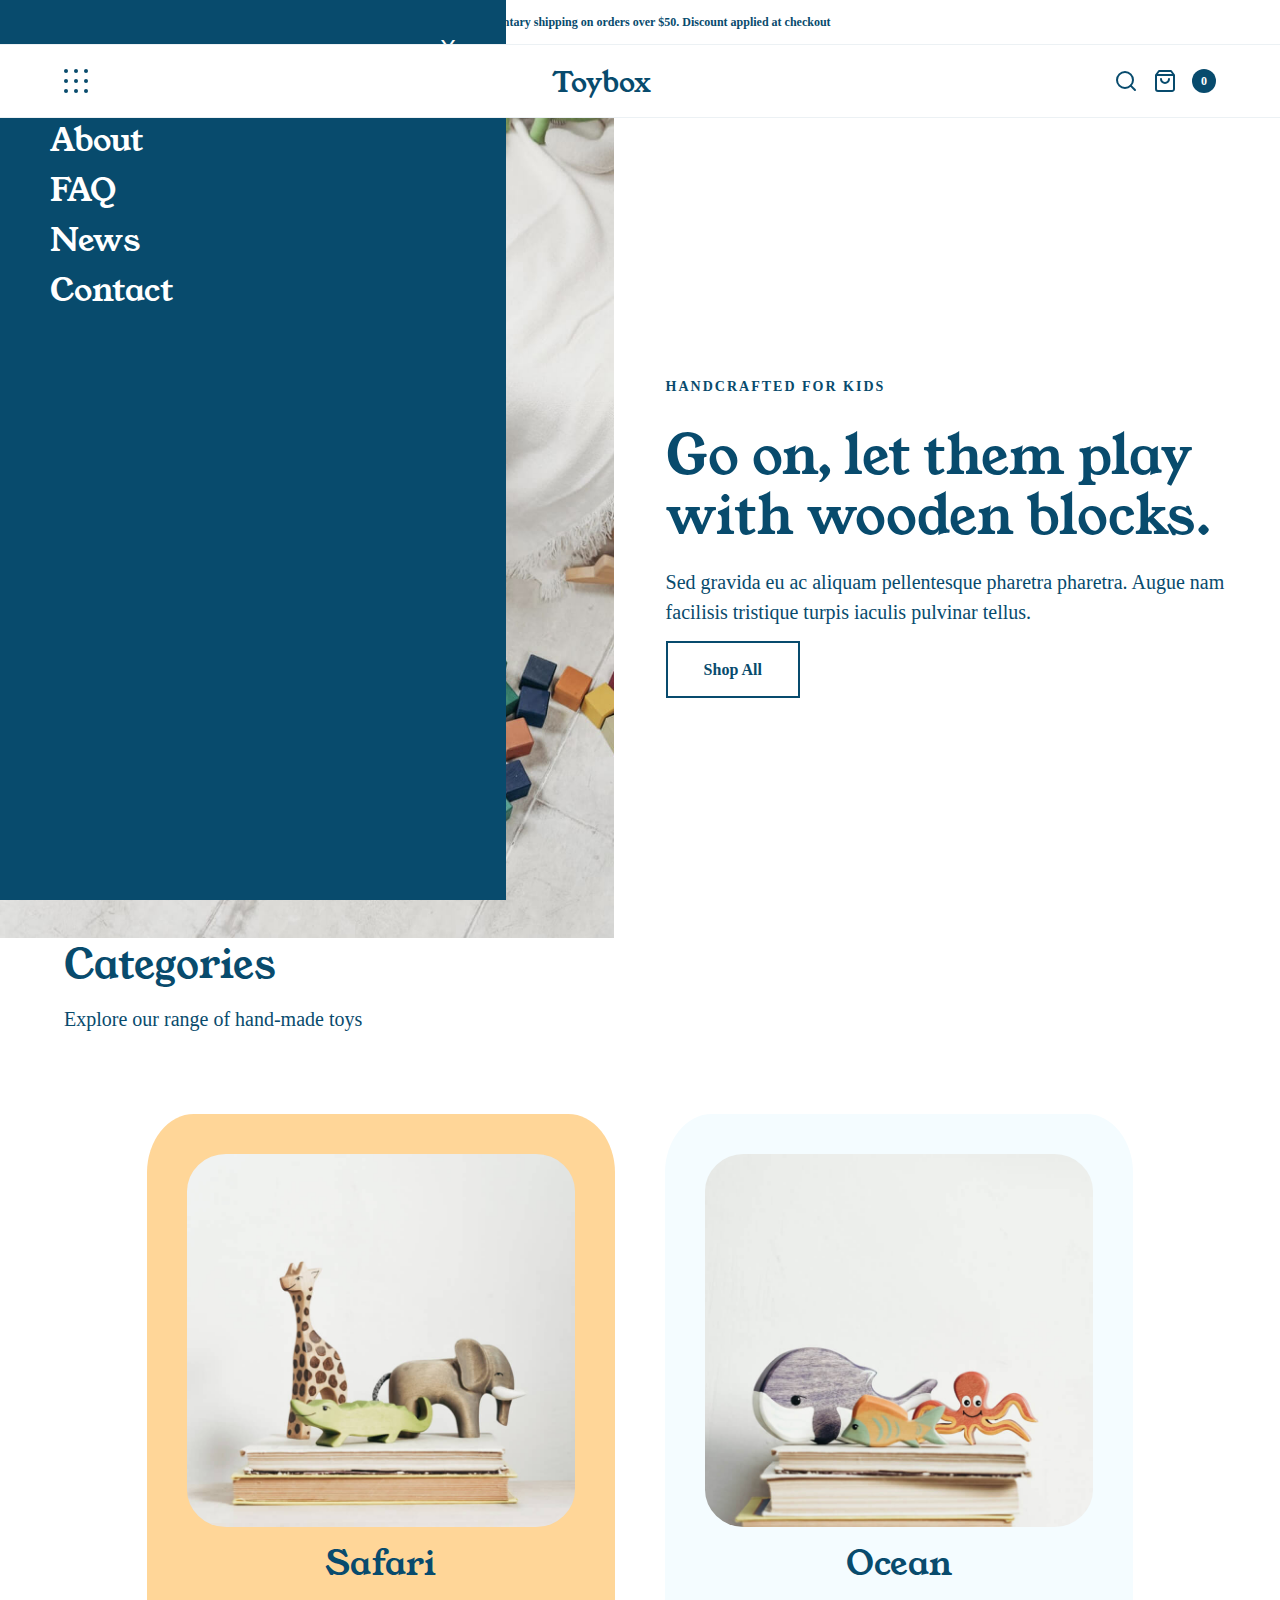
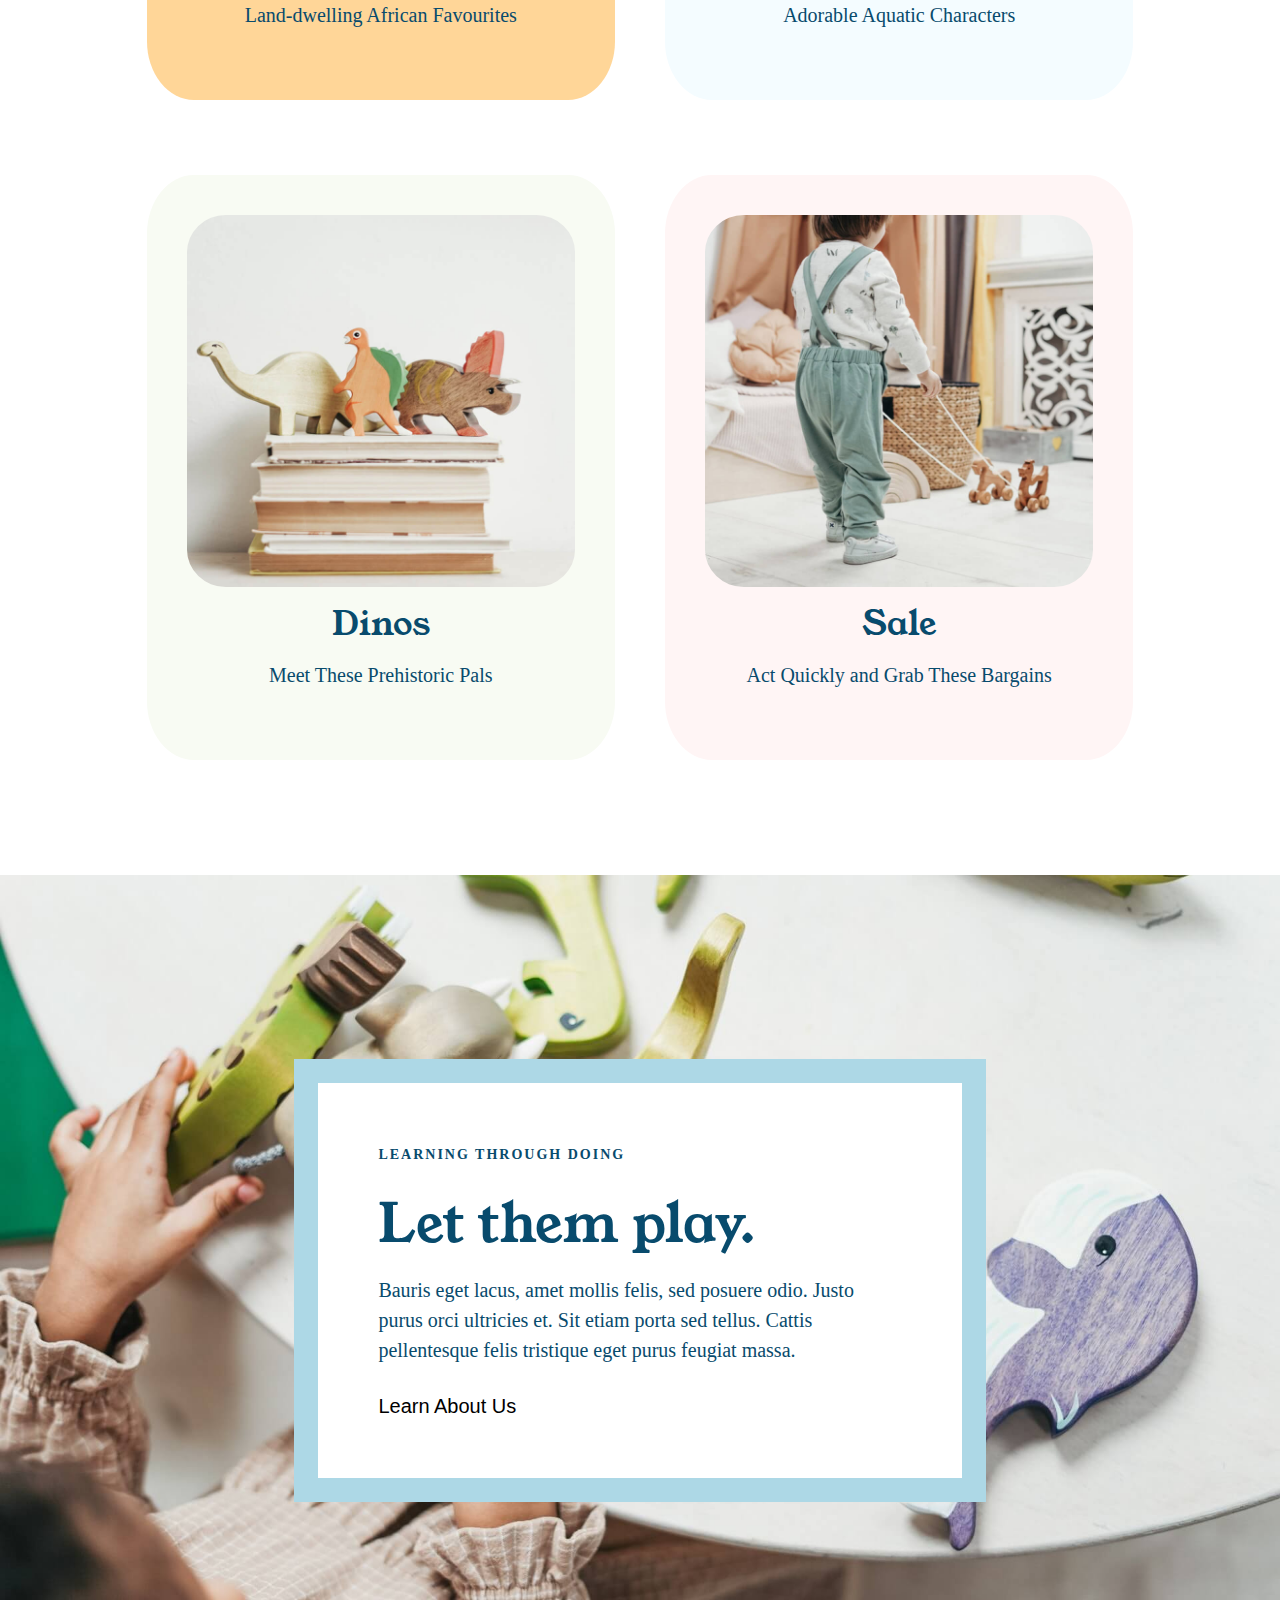
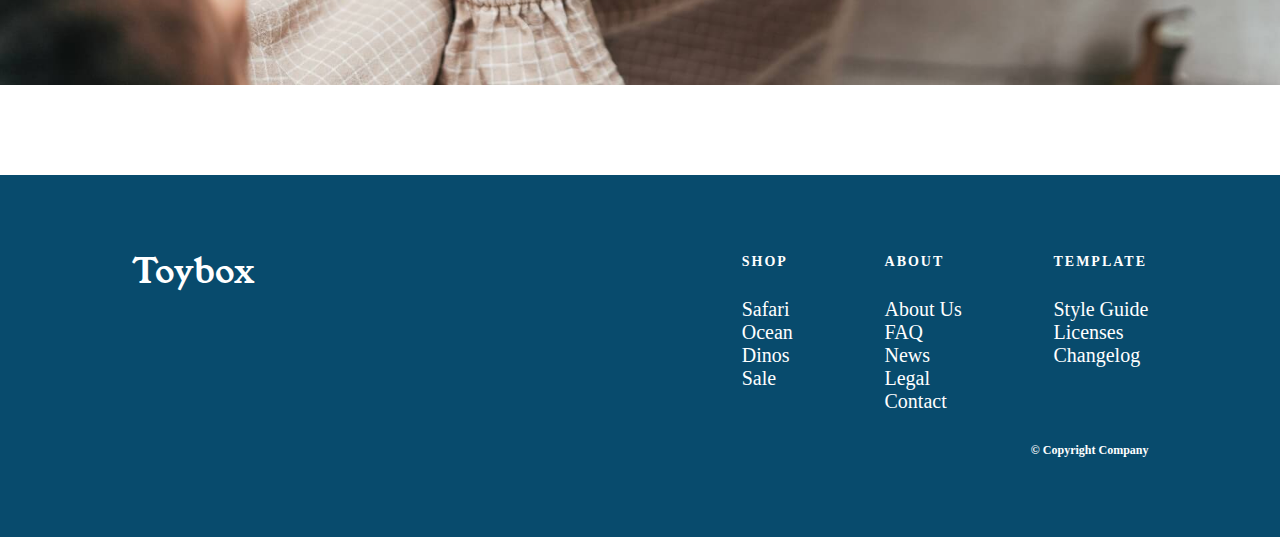
<file: index.html>
<!DOCTYPE html>
<html lang="en">
<head>
	<meta charset="UTF-8">
	<meta http-equiv="X-UA-Compatible" content="IE=edge">
	<meta name="viewport" content="width=device-width, initial-scale=1.0">
	<link rel="stylesheet" href="./styles/styles.css">
	<title>STARTER - Toybox Homepage</title>
</head>
<body>

	<a href="#" class="skip-link">Skip to main content.</a>

	<!-- Announcement -->
	<div class="announcements">
		<div class="wrapper">
			<p class="smallCopy">Complimentary shipping on orders over $50. Discount applied at checkout</p>
		</div>
	</div>

	<nav class="navBar">
		<div class="wrapper">
			<input type=checkbox id="openSideMenu">
			<label for="openSideMenu" class="menuButton">
				<img src="./assets/menu-button.svg" alt="Menu Button">
			</label>
		  <a href="#" class="logo">
			<h1>Toybox</h1>
		  </a>

		  <div class="searchCart">
			<button class="menuIcon">
			  <img src="./assets/search.svg" alt="search icon" class="searchIcon">
			</button>
			
			<a href="#" class="bag">
			  <img src="./assets/shop-bag.svg" alt="shopping bag icon" class="bagIcon">
			</a>
			<div class="counter">
			  <p class="smallCopy">0</p>
			</div> <!-- .counter END -->
		  </div> <!-- .searchCart END -->
		</div> <!-- .wrapper END -->
	  </nav> <!-- .navBar END -->

	  <!-- .wrapper END -->

	<div class="slideOutNav">
		<div class="buttonContainer">
			<button class="menuClose">X</button>
		</div>
		<nav>
		<ul class="mainMenu">
			<li><a href="#">Shop</a></li>
			<li><a href="#">About</a></li>
			<li><a href="#">FAQ</a></li>
			<li><a href="#">News</a></li>
			<li><a href="#">Contact</a></li>
		</ul>
		</nav>
	</div>

	<header>
		<div class="wrapper">
		<div class="headerImgContainer">
		  <img src="./assets/header-image.jpg" alt="A child in overalls playing with colourful wooden blocks on the floor">
		</div>
		<div class="headerContent">
		  <div class="contentContainer">
			<h5>Handcrafted for kids</h5>
			<h3>Go on, let them play with wooden blocks.</h3>
			<p>Sed gravida eu ac aliquam pellentesque pharetra pharetra. Augue nam facilisis tristique turpis iaculis pulvinar tellus.</p>
			<a class="button">Shop All</a>
		  </div>
		</div>
		</div>
	  </header>
	
	  <section class="categories" id="categories">
		<div class="wrapper">
		  <h2>Categories</h2>
		  <p>Explore our range of hand-made toys</p>
		  <div class="categoryGallery">
		  <ul class="categoryList">
			<li class="items itemOne">
			  <a href="">
				<img src="./assets/safari-trio.jpg" alt="Hand-carved safari animal toys">
				<h4>Safari</h4>
				<p>Land-dwelling African Favourites</p>
			  </a>
			</li>
			<li class="items itemTwo">
			  <a href="">
				<img src="./assets/ocean-trio.jpg" alt="A collection of ocean-themed animal toys">
				<h4>Ocean</h4>
				<p>Adorable Aquatic Characters</p>
			  </a>
			 </li>
			 <li class="items itemThree">
			   <a href="">
				 <img src="./assets/dino-trio.jpg" alt="Hand-carved dinosaur toys for kids">
				 <h4>Dinos</h4>
				 <p>Meet These Prehistoric Pals</p>
			   </a>
			 </li>
			 <li class="items itemFour">
			   <a href="">
				 <img src="./assets/sale.jpg" alt="A toddler pulling two wooden animals on wheels">
				 <h4>Sale</h4>
				 <p>Act Quickly and Grab These Bargains</p>
			   </a>
			 </li>
		   </ul> <!-- .categoryGallery END-->
		</div>
		 </div> <!-- .wrapper END-->
	  </section> <!-- .categories END-->

	 
	<section class="play" id="play">
		<div class="wrapper">
			<div class="playContainer">
				<h5>Learning Through Doing</h5>
				<h3>Let them play.</h3>
				<p>Bauris eget lacus, amet mollis felis, sed posuere odio. Justo purus orci ultricies et. Sit etiam porta sed tellus. Cattis pellentesque felis tristique eget purus feugiat massa.</p>
				<button class="solid">Learn About Us</button>
			</div>
		</div>
	</section> 

	<footer id="footer">
		<div class="wrapper">
		  <div class="footerFlexContainer">
			<a href="" class="footerLogo">
			  <h4>Toybox</h4>
			</a>
			<div class="footerNav">
			  <nav>
				<ul class="footerShop">
				  <li>
					<h5>Shop</h5>
				  </li>
				  <li>
					<a href="">Safari</a>
				  </li>
				  <li>
					<a href="">Ocean</a>
				  </li>
				  <li>
					<a href="">Dinos</a>
				  </li>
				  <li>
					<a href="">Sale</a>
				  </li>
				</ul>
				<ul class="footerAbout">
				  <li>
					<h5>About</h5>
				  </li>
				  <li>
					<a href="">About Us</a>
				  </li>
				  <li>
					<a href="">FAQ</a>
				  </li>
				  <li>
					<a href="">News</a>
				  </li>
				  <li>
					<a href="">Legal</a>
				  </li>
				  <li>
					<a href="./contact.html">Contact</a>
				  </li>
				</ul>
				<ul class="footerTemp">
				  <li>
					<h5>Template</h5>
				  </li>
				  <li>
					<a href="">Style Guide</a>
				  </li>
				  <li>
					<a href="">Licenses</a>
				  </li>
				  <li>
					<a href="">Changelog</a>
				  </li>
				</ul>
			  </nav>
			</div> <!-- .footerNav END -->
		  </div> <!-- .footerFlexContainer END-->
		  <div class="social">
			<div class="soscialIcons">
				<a href="#">
					<i class="twitter" aria-hidden="true"></i>
					<span class="sr-only">Link to Twitter</span>
				</a>
				<a href="#">
					<i class="pinterest" aria-hidden="true"></i>
					<span class="sr-only">Link to Pinterest</span>
				</a>
				<a href="#">
					<i class="insta" aria-hidden="true"></i>
					<span class="sr-only">Link to Instagram</span>
				</a>
				<a href="#">
					<i class="facebook" aria-hidden="true"></i>
					<span class="sr-only">Link to Facebook</span>
				</a>
			</div>
			<div class="copyright">
				<p class="smallCopy">© Copyright Company</p>
			</div>
		</div>
		</div> <!-- .wrapper END-->
	  </footer>


</body>
</html>
</file>
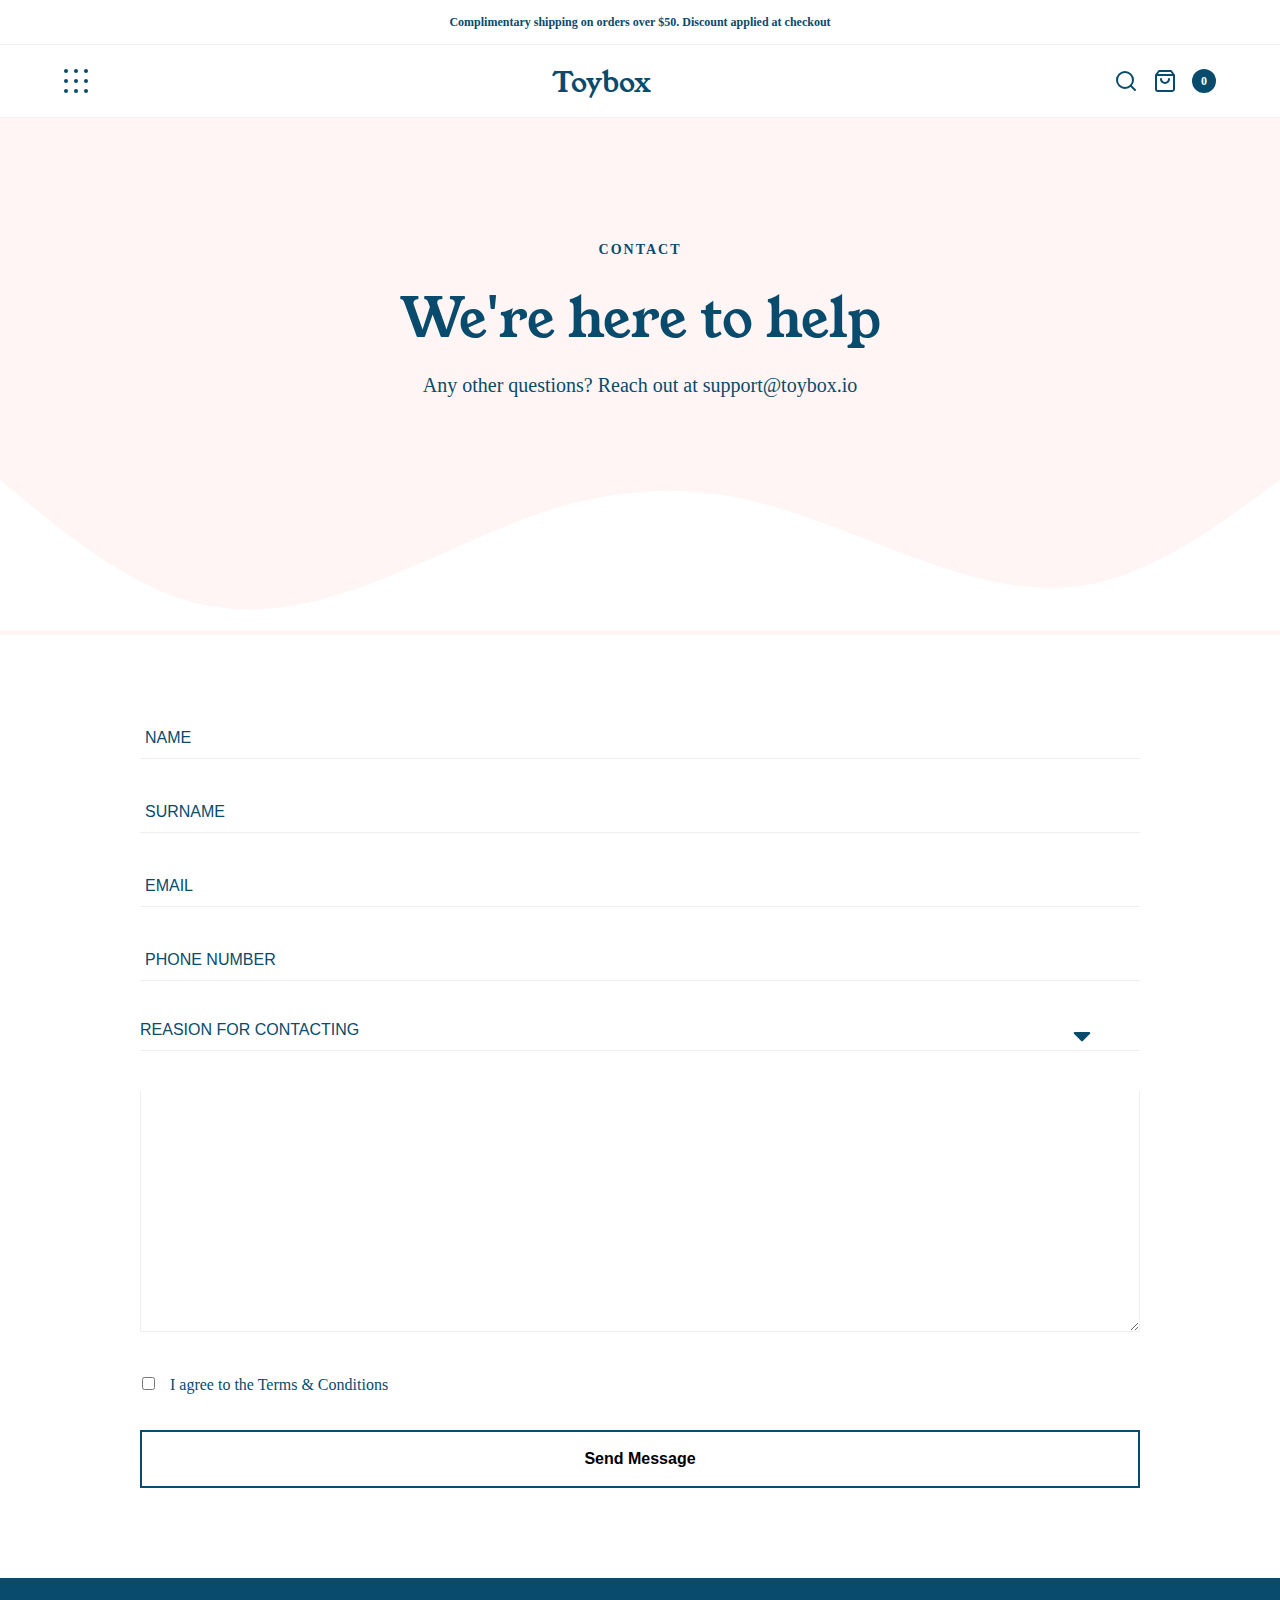
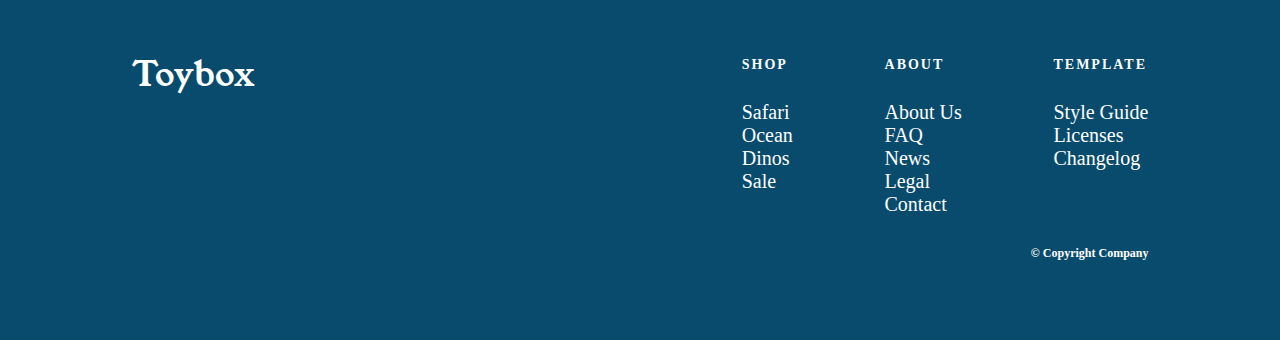
<file: contact.html>
<!DOCTYPE html>
<html lang="en">
<head>
    <meta charset="UTF-8">
    <meta http-equiv="X-UA-Compatible" content="IE=edge">
    <meta name="viewport" content="width=device-width, initial-scale=1.0">
    <link rel="stylesheet" href="./styles/styles.css">
    <title>Contact</title>
</head>
<body>
    <a href="#mainContent" class="skip-link">Skip to main content.</a>

	<!-- Announcement -->
	<div class="announcements">
		<div class="wrapper">
			<p class="smallCopy">Complimentary shipping on orders over $50. Discount applied at checkout</p>
		</div>
	</div>

	<nav class="navBar">
		<div class="wrapper">
			<input type=checkbox id="openSideMenu">
			<label for="openSideMenu" class="menuButton">
				<img src="./assets/menu-button.svg" alt="Menu Button">
			</label>
		  <a href="./index.html" class="logo">
			<h1>Toybox</h1>
		  </a>

		  <div class="searchCart">
			<button class="menuIcon">
			  <img src="./assets/search.svg" alt="search icon" class="searchIcon">
			</button>
			
			<a href="#" class="bag">
			  <img src="./assets/shop-bag.svg" alt="shopping bag icon" class="bagIcon">
			</a>
			<div class="counter">
			  <p class="smallCopy">0</p>
			</div> <!-- .counter END -->
		  </div> <!-- .searchCart END -->
		</div> <!-- .wrapper END -->
	  </nav> <!-- .navBar END -->

      <!-- Header -->

      <header class="contactHeader">
        <div class="wrapper">
            <h5>Contact</h5>
            <h3>We're here to help</h3>
            <p>Any other questions? Reach out at <a href="mailto:support@toybox.io">support@toybox.io</a></p>
        </div>
      </header>

    <main class="contact contact10 mainContent" id="main">
        <div class="wrapper">
            <form action="">
                <label for="name" class="sr-only">Name</label>
                <input type="text" id="name" placeholder="Name">
                <label for="surName" class="sr-only">Surname</label>
                <input type="text" id="surName" placeholder="Surname">
                <label for="email" class="sr-only">Email</label>
                <input type="email" id="email" placeholder="Email">
                <label for="phone" class="sr-only">Phone number</label>
                <input type="text" id="phone" placeholder="Phone Number">
                <select name="reason" id="reason">
                    <option value="" disabled selected>Reasion for Contacting</option>
                    <option value="refund">Refund</option>
                    <option value="status">Order Status update</option>
                    <option value="praise">Praise!</option>
                    <option value="complaint">General Concerns</option>
                </select>

                <label for="message" class="sr-only" placeholder="message for me">
                </label>
                <textarea id="message" cols="30" rows="10"></textarea>

                <fieldset>
                    <input type="checkbox" id="terms">
                    <label for="terms">I agree to the Terms & Conditions</label>
                </fieldset>

                <button type="submit" class="button">Send Message</button>
            </form>
        </div>
    </main>
      <footer id="footer">
		<div class="wrapper">
		  <div class="footerFlexContainer">
			<a href="" class="footerLogo">
			  <h4>Toybox</h4>
			</a>
			<div class="footerNav">
			  <nav>
				<ul class="footerShop">
				  <li>
					<h5>Shop</h5>
				  </li>
				  <li>
					<a href="">Safari</a>
				  </li>
				  <li>
					<a href="">Ocean</a>
				  </li>
				  <li>
					<a href="">Dinos</a>
				  </li>
				  <li>
					<a href="">Sale</a>
				  </li>
				</ul>
				<ul class="footerAbout">
				  <li>
					<h5>About</h5>
				  </li>
				  <li>
					<a href="">About Us</a>
				  </li>
				  <li>
					<a href="">FAQ</a>
				  </li>
				  <li>
					<a href="">News</a>
				  </li>
				  <li>
					<a href="">Legal</a>
				  </li>
				  <li>
					<a href="./contact.html">Contact</a>
				  </li>
				</ul>
				<ul class="footerTemp">
				  <li>
					<h5>Template</h5>
				  </li>
				  <li>
					<a href="">Style Guide</a>
				  </li>
				  <li>
					<a href="">Licenses</a>
				  </li>
				  <li>
					<a href="">Changelog</a>
				  </li>
				</ul>
			  </nav>
			</div> <!-- .footerNav END -->
		  </div> <!-- .footerFlexContainer END-->
		  <div class="social">
			<div class="soscialIcons">
				<a href="#">
					<i class="twitter" aria-hidden="true"></i>
					<span class="sr-only">Link to Twitter</span>
				</a>
				<a href="#">
					<i class="pinterest" aria-hidden="true"></i>
					<span class="sr-only">Link to Pinterest</span>
				</a>
				<a href="#">
					<i class="insta" aria-hidden="true"></i>
					<span class="sr-only">Link to Instagram</span>
				</a>
				<a href="#">
					<i class="facebook" aria-hidden="true"></i>
					<span class="sr-only">Link to Facebook</span>
				</a>
			</div>
			<div class="copyright">
				<p class="smallCopy">© Copyright Company</p>
			</div>
		</div>
		</div> <!-- .wrapper END-->
	  </footer>

</body>
</html>
</file>
<file: styles/styles.css>
html {
  line-height: 1.15;
  -ms-text-size-adjust: 100%;
  -webkit-text-size-adjust: 100%;
}

body {
  margin: 0;
}

article, aside, footer, header, nav, section {
  display: block;
}

h1 {
  font-size: 2em;
  margin: 0.67em 0;
}

figcaption, figure, main {
  display: block;
}

figure {
  margin: 1em 40px;
}

hr {
  -webkit-box-sizing: content-box;
          box-sizing: content-box;
  height: 0;
  overflow: visible;
}

pre {
  font-family: monospace, monospace;
  font-size: 1em;
}

a {
  background-color: transparent;
  -webkit-text-decoration-skip: objects;
}

abbr[title] {
  border-bottom: none;
  text-decoration: underline;
  -webkit-text-decoration: underline dotted;
          text-decoration: underline dotted;
}

b, strong {
  font-weight: inherit;
}

b, strong {
  font-weight: bolder;
}

code, kbd, samp {
  font-family: monospace, monospace;
  font-size: 1em;
}

dfn {
  font-style: italic;
}

mark {
  background-color: #ff0;
  color: #000;
}

small {
  font-size: 80%;
}

sub, sup {
  font-size: 75%;
  line-height: 0;
  position: relative;
  vertical-align: baseline;
}

sub {
  bottom: -0.25em;
}

sup {
  top: -0.5em;
}

audio, video {
  display: inline-block;
}

audio:not([controls]) {
  display: none;
  height: 0;
}

img {
  border-style: none;
}

svg:not(:root) {
  overflow: hidden;
}

button, input, optgroup, select, textarea {
  font-family: sans-serif;
  font-size: 100%;
  line-height: 1.15;
  margin: 0;
}

button, input {
  overflow: visible;
}

button, select {
  text-transform: none;
}

button, html [type=button], [type=reset], [type=submit] {
  -webkit-appearance: button;
}

button::-moz-focus-inner, [type=button]::-moz-focus-inner, [type=reset]::-moz-focus-inner, [type=submit]::-moz-focus-inner {
  border-style: none;
  padding: 0;
}

button:-moz-focusring, [type=button]:-moz-focusring, [type=reset]:-moz-focusring, [type=submit]:-moz-focusring {
  outline: 1px dotted ButtonText;
}

fieldset {
  padding: 0.35em 0.75em 0.625em;
}

legend {
  -webkit-box-sizing: border-box;
          box-sizing: border-box;
  color: inherit;
  display: table;
  max-width: 100%;
  padding: 0;
  white-space: normal;
}

progress {
  display: inline-block;
  vertical-align: baseline;
}

textarea {
  overflow: auto;
}

[type=checkbox], [type=radio] {
  -webkit-box-sizing: border-box;
          box-sizing: border-box;
  padding: 0;
}

[type=number]::-webkit-inner-spin-button, [type=number]::-webkit-outer-spin-button {
  height: auto;
}

[type=search] {
  -webkit-appearance: textfield;
  outline-offset: -2px;
}

[type=search]::-webkit-search-cancel-button, [type=search]::-webkit-search-decoration {
  -webkit-appearance: none;
}

::-webkit-file-upload-button {
  -webkit-appearance: button;
  font: inherit;
}

details, menu {
  display: block;
}

summary {
  display: list-item;
}

canvas {
  display: inline-block;
}

template {
  display: none;
}

[hidden] {
  display: none;
}

html {
  -webkit-box-sizing: border-box;
          box-sizing: border-box;
}

*, *:before, *:after {
  -webkit-box-sizing: inherit;
          box-sizing: inherit;
}

.sr-only {
  position: absolute;
  width: 1px;
  height: 1px;
  margin: -1px;
  border: 0;
  padding: 0;
  white-space: nowrap;
  -webkit-clip-path: inset(100%);
          clip-path: inset(100%);
  clip: rect(0 0 0 0);
  overflow: hidden;
}

/* site fonts */
/* if we set our root element font-size to 125%, then 1 rem = 20px */
/* site colours */
/* import Jakarta Sans font */
@font-face {
  font-family: "Jakarta Sans";
  src: url("../fonts/PlusJakarta_Sans-2.5/webfonts/PlusJakartaSans-Regular.woff"), url("../fonts/PlusJakarta_Sans-2.5/static/PlusJakartaSans-Regular.ttf"), url("../fonts/PlusJakarta_Sans-2.5/webfonts/PlusJakartaSans-Regular.woff2");
  font-weight: normal;
}
/* import Jakarta Sans font in bold */
@font-face {
  font-family: "Jakarta Sans";
  src: url("../fonts/PlusJakarta_Sans-2.5/webfonts/PlusJakartaSans-Bold.woff"), url(../fonts/PlusJakarta_Sans-2.5/webfonts/PlusJakartaSans-Bold.woff2), url(../fonts/PlusJakarta_Sans-2.5/static/PlusJakartaSans-Bold.ttf);
  font-weight: bold;
}
/* import Young Serif font */
@font-face {
  font-family: "Young Serif";
  src: url("../fonts/youngserif/YoungSerif-Regular.otf");
}
/* _typography.scss */
html {
  font-size: 125%;
}

body {
  font-size: 1rem;
  color: #084b6d;
}

h1, h2, h3, h4, blockquote {
  font-family: "Young Serif";
  font-weight: normal;
  color: #084b6d;
  margin: 0;
}

h1 {
  font-size: 1.4rem;
}

h2 {
  font-size: 2rem;
  line-height: 2.4rem;
  margin-bottom: 18px;
}

h3 {
  font-size: 2.7rem;
  line-height: 3rem;
  margin-bottom: 24px;
}

h4 {
  font-size: 1.7rem;
  line-height: 2rem;
  margin-bottom: 18px;
}

h5 {
  font-size: 0.7rem;
  font-weight: bold;
  line-height: 1.2rem;
  letter-spacing: 0.1rem;
  text-transform: uppercase;
  margin: 0 0 24px 0;
}

p {
  line-height: 1.5rem;
  margin: 0 0 30px 0;
}
p.smallCopy {
  font-size: 0.6rem;
  line-height: 1.2rem;
  font-weight: bold;
  margin: 0;
}

ul, li, a, input {
  padding: 0;
  margin: 0;
}

ul {
  list-style: none;
}

a {
  text-decoration: none;
  color: inherit;
  cursor: pointer;
  -webkit-transition: 0.3s;
  transition: 0.3s;
}

.smallCopy {
  font-size: 0.6rem;
  font-weight: bold;
  margin: 0;
}

button {
  background-color: transparent;
  border: none;
  padding: 0;
  cursor: pointer;
}

img {
  max-width: 100%;
  display: block;
}

.wrapper {
  max-width: 1296px;
  width: 90%;
  margin: 0 auto;
}

section {
  margin-bottom: 90px;
}

.button {
  padding: 18px 36px;
  border: 2px solid #084b6d;
  font-size: 0.8rem;
  font-weight: bold;
  text-align: center;
  -webkit-transition: 0.3s;
  transition: 0.3s;
}

.shopButton {
  color: #084b6d;
  background-color: transparent;
}
.shopButton:hover {
  background-color: #084b6d;
  color: #fff;
}

.skip-link {
  position: absolute;
  left: -1000px;
  top: 5px;
  background-color: #fff;
  color: black;
  z-index: 10;
}
.skip-link:focus {
  left: 0;
}

.announcements {
  text-align: center;
  padding: 10px 0;
}

.navBar {
  position: sticky;
  top: 0;
  border-top: 1px solid rgba(8, 75, 109, 0.08);
  border-bottom: 1px solid rgba(8, 75, 109, 0.08);
  background-color: #fff;
  z-index: 10;
}
.navBar .wrapper {
  display: -webkit-box;
  display: -ms-flexbox;
  display: flex;
  -webkit-box-pack: justify;
      -ms-flex-pack: justify;
          justify-content: space-between;
  -webkit-box-align: center;
      -ms-flex-align: center;
          align-items: center;
  padding: 20px 0;
}
.navBar input[type=checkbox] {
  opacity: 0;
  position: absolute;
}

.searchCart {
  display: -webkit-box;
  display: -ms-flexbox;
  display: flex;
  -webkit-box-align: center;
      -ms-flex-align: center;
          align-items: center;
}
.searchCart .menuIcon, .searchCart .bag {
  margin-right: 15px;
}
.searchCart .menuIcon {
  background-color: transparent;
  border: none;
  padding: 0;
}
.searchCart .bag {
  display: -webkit-box;
  display: -ms-flexbox;
  display: flex;
}
.searchCart .counter {
  display: -webkit-box;
  display: -ms-flexbox;
  display: flex;
}
.searchCart .counter p {
  width: 24px;
  height: 24px;
  background: #084b6d;
  border-radius: 50%;
  color: #fff;
  text-align: center;
}

.slideOutNav {
  background-color: #084b6d;
  position: fixed;
  top: 0;
  left: 0px;
  height: 100vh;
  width: 100%;
  max-width: 506px;
  padding: 35px 50px;
  -webkit-transition: 0.75s;
  transition: 0.75s;
}

.mainMenu a {
  font-family: "Young Serif";
  font-size: 1.6rem;
  line-height: 2.5rem;
  color: white;
  -webkit-transition: 0.3s;
  transition: 0.3s;
}
.mainMenu a:hover, .mainMenu a:focus {
  color: rgba(255, 255, 255, 0.5);
}

.buttonContainer {
  display: -webkit-box;
  display: -ms-flexbox;
  display: flex;
  -webkit-box-pack: end;
      -ms-flex-pack: end;
          justify-content: flex-end;
}

.menuClose {
  color: #fff;
  font-size: 1.2rem;
}

header .wrapper {
  display: -webkit-box;
  display: -ms-flexbox;
  display: flex;
  width: 100%;
  margin: 0;
  -webkit-box-pack: justify;
      -ms-flex-pack: justify;
          justify-content: space-between;
  -webkit-box-align: center;
      -ms-flex-align: center;
          align-items: center;
}

.headerImgContainer, .headerContent {
  width: 48%;
}

.contactHeader {
  background: #fff5f5;
  padding-top: 120px;
}

.contactHeader .wrapper {
  -webkit-box-orient: vertical;
  -webkit-box-direction: normal;
      -ms-flex-direction: column;
          flex-direction: column;
  margin: 0 auto;
  padding-bottom: 50px;
}

.contactHeader::after {
  content: "";
  width: 100%;
  height: 150px;
  background-image: url(../assets/wave.svg);
  background-size: 100% 150px;
  display: inline-block;
}

.categoryList {
  display: -webkit-box;
  display: -ms-flexbox;
  display: flex;
  -ms-flex-wrap: wrap;
      flex-wrap: wrap;
  -webkit-box-pack: center;
      -ms-flex-pack: center;
          justify-content: center;
}
.categoryList .itemOne {
  background-color: #ffd698;
}
.categoryList .itemTwo {
  background-color: #f4fcff;
}
.categoryList .itemThree {
  background-color: #f8fbf3;
}
.categoryList .itemFour {
  background-color: #fff5f5;
}
.categoryList .items {
  border-radius: 10%;
  width: calc(45% - 50px);
  margin: 50px 25px 25px;
  padding: 40px;
  text-align: center;
  -webkit-transition: 0.3s;
  transition: 0.3s;
}
.categoryList .items img {
  border-radius: 10%;
  margin-bottom: 15px;
}
.categoryList .items:hover {
  -webkit-transform: scale(0.9);
          transform: scale(0.9);
}

.play {
  background-image: url(../assets/background-image.jpg);
  background-position: center;
  background-size: cover;
  min-height: 90vh;
}
.play .wrapper {
  display: -webkit-box;
  display: -ms-flexbox;
  display: flex;
  -webkit-box-pack: center;
      -ms-flex-pack: center;
          justify-content: center;
  -webkit-box-align: center;
      -ms-flex-align: center;
          align-items: center;
  min-height: 90vh;
}
.play .wrapper .playContainer {
  width: 60%;
  border: 24px solid lightblue;
  background-color: #fff;
  padding: 60px;
}

footer {
  background: #084b6d;
  color: #fff;
  padding: 75px;
}
footer .footerFlexContainer {
  display: -webkit-box;
  display: -ms-flexbox;
  display: flex;
  -webkit-box-pack: justify;
      -ms-flex-pack: justify;
          justify-content: space-between;
}

.footerLogo h4 {
  color: #fff;
}

.footerNav {
  width: 40%;
}
.footerNav nav {
  display: -webkit-box;
  display: -ms-flexbox;
  display: flex;
  -webkit-box-pack: justify;
      -ms-flex-pack: justify;
          justify-content: space-between;
}

.social {
  display: -webkit-box;
  display: -ms-flexbox;
  display: flex;
  -webkit-box-pack: justify;
      -ms-flex-pack: justify;
          justify-content: space-between;
  margin-top: 25px;
}

.contact10 form {
  display: -webkit-box;
  display: -ms-flexbox;
  display: flex;
  -webkit-box-orient: vertical;
  -webkit-box-direction: normal;
      -ms-flex-direction: column;
          flex-direction: column;
  margin: 90px auto;
  max-width: 1000px;
}

.contact input, textarea {
  border: none;
  font-family: Arial, Helvetica, sans-serif;
  color: #333;
  padding: 0 0 10px 5px;
  margin-bottom: 40px;
}
.contact input::-webkit-input-placeholder, textarea::-webkit-input-placeholder {
  font-size: 0.8rem;
  color: #084b6d;
  opacity: 1;
  line-height: 1.2;
  text-transform: uppercase;
}
.contact input::-moz-placeholder, textarea::-moz-placeholder {
  font-size: 0.8rem;
  color: #084b6d;
  opacity: 1;
  line-height: 1.2;
  text-transform: uppercase;
}
.contact input:-ms-input-placeholder, textarea:-ms-input-placeholder {
  font-size: 0.8rem;
  color: #084b6d;
  opacity: 1;
  line-height: 1.2;
  text-transform: uppercase;
}
.contact input::-ms-input-placeholder, textarea::-ms-input-placeholder {
  font-size: 0.8rem;
  color: #084b6d;
  opacity: 1;
  line-height: 1.2;
  text-transform: uppercase;
}
.contact input::placeholder, textarea::placeholder {
  font-size: 0.8rem;
  color: #084b6d;
  opacity: 1;
  line-height: 1.2;
  text-transform: uppercase;
}

.contact input {
  border-bottom: 1px solid #eee;
}

textarea {
  border: 1px solid #eee;
  border-top: none;
}

select {
  -webkit-appearance: none;
     -moz-appearance: none;
          appearance: none;
  border: none;
  font-family: Arial, Helvetica, sans-serif;
  color: #084b6d;
  background-color: #fff;
  text-transform: uppercase;
  padding-bottom: 10px;
  margin-bottom: 40px;
  font-size: 0.8rem;
  border-bottom: 1px solid #eee;
  background-image: url(../assets/caret-down-solid.svg);
  background-repeat: no-repeat;
  background-position: 95%;
}

option {
  font-family: Arial, Helvetica, sans-serif;
}

fieldset {
  border: none;
  padding: 0;
}
fieldset label {
  font-size: 0.8rem;
  margin-left: 10px;
}
fieldset input {
  accent-color: #084b6d;
}
</file>
